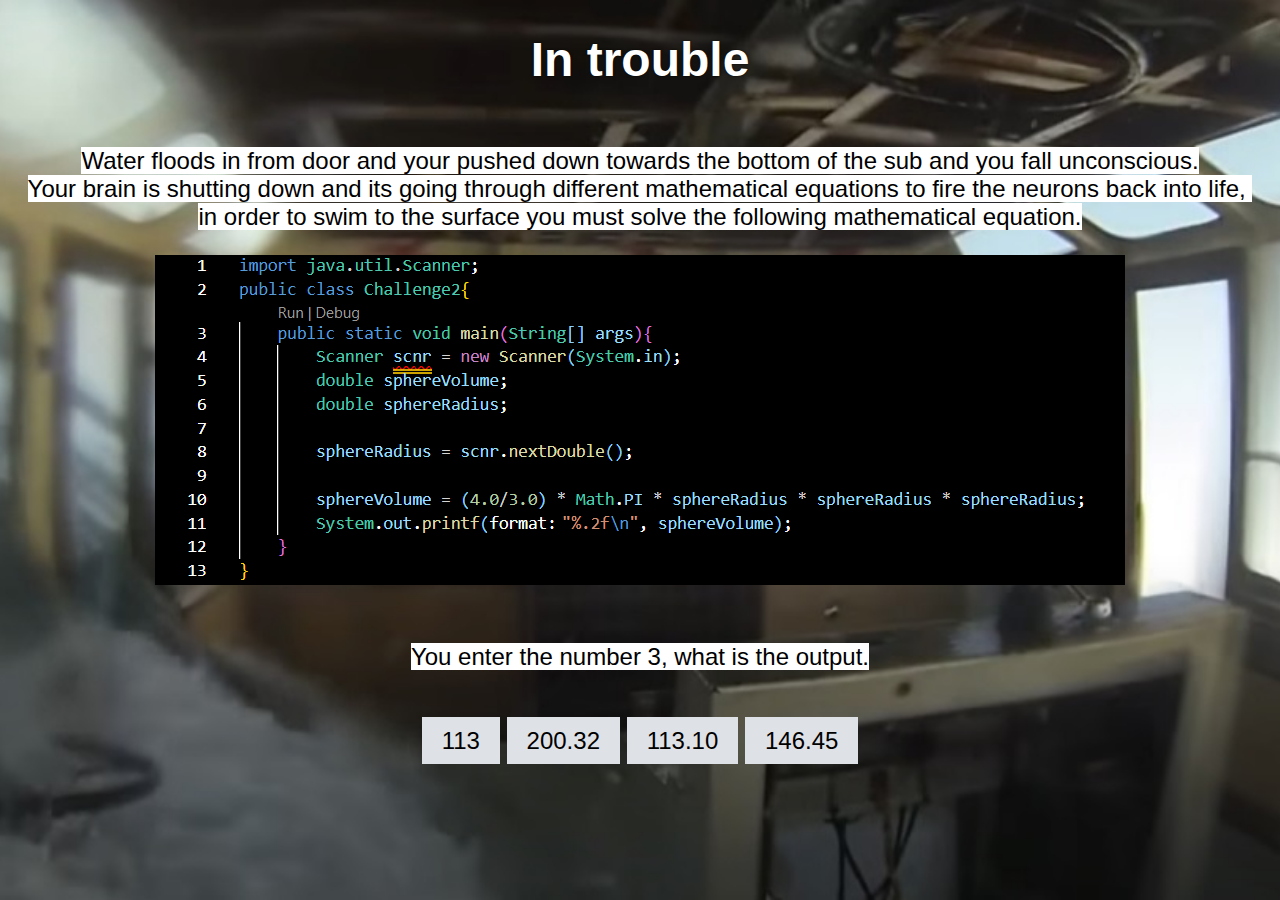
<file: DoorChallenge/Challenge2.html>
<!DOCTYPE html>
<html lang="en">
    <link rel="Stylesheet" href="Challenge2Style.css">
    <head>
        <title>In trouble</title>
        <h1 div="title">
            In trouble
        </h1>
    </head>
    <body>
        <pre class = "text"><span>
Water floods in from door and your pushed down towards the bottom of the sub and you fall unconscious.
Your brain is shutting down and its going through different mathematical equations to fire the neurons back into life, 
in order to swim to the surface you must solve the following mathematical equation.
</span></pre>
        <img class="challenge2" id="challenge2Img" src="../Images/challenge2new.png" alt="">
        <p id="answer">
            <br> <span>You enter the number 3, what is the output.</span>
            <br>
            <br>
            <br>
            <a id="answerOptions" href="../YouDied/wrongAnswer.html">113</a>
            <a id="answerOptions" href="../YouDied/wrongAnswer.html">200.32</a>
            <a id="answerOptions" href="../DoorChallenge/wellDonePage.html">113.10</a>
            <a id="answerOptions" href="../YouDied/wrongAnswer.html">146.45</a>
        </p>
        <br>
        <br>
        <br>
    </body>
</html>
</file>
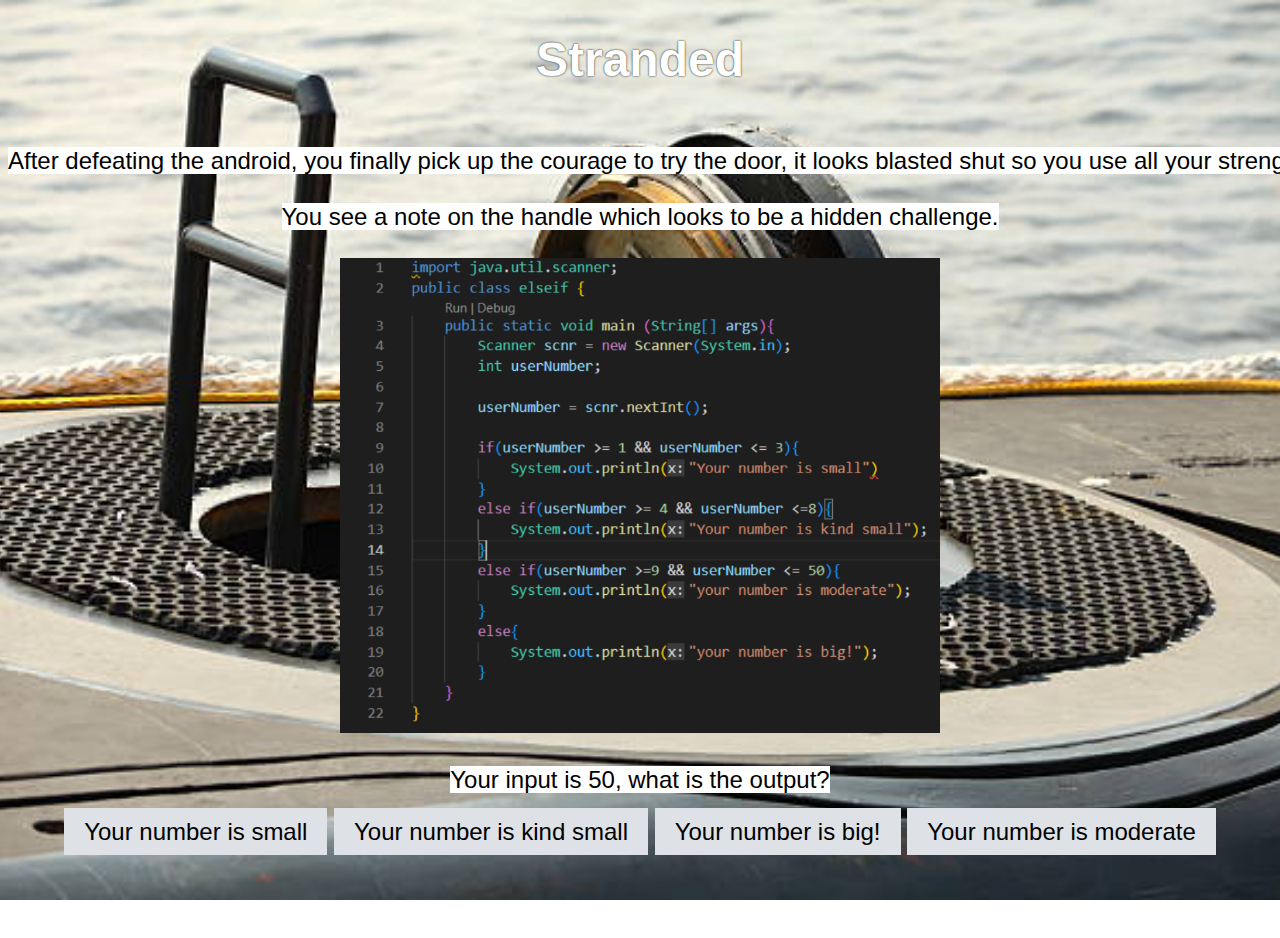
<file: DoorChallenge/OpenDoors.html>
<!DOCTYPE html>
<html lang="en">
    <link rel="Stylesheet" href="OpenDoorsStyle.css">
<head>
<title>Locked</title>
<h1 div="title">
    Stranded
</h1>
</head>
<body>
    <pre class="text"><span>
After defeating the android, you finally pick up the courage to try the door, it looks blasted shut so you use all your strength.

You see a note on the handle which looks to be a hidden challenge.
</span></pre>
    <img class="OpenDoorsImage" id="openDoorsImg" src="../Images/OpendoorsChallenge.png" alt="Open the doors" width="600px">
    <p id="userAnswer">
        <p class="text1"><span>Your input is 50, what is the output? </span></p>
    </p>
    <a class="answer" href="../YouDied/wrongAnswer.html">Your number is small</a>
    <a class="answer" href="../YouDied/wrongAnswer.html">Your number is kind small</a>
    <a class="answer" href="../YouDied/wrongAnswer.html">Your number is big!</a>
    <a class="answer" href="../DoorChallenge/Challenge2.html">Your number is moderate</a>
<br>
<br>
<br>
<br>
</body>

</html>
</file>
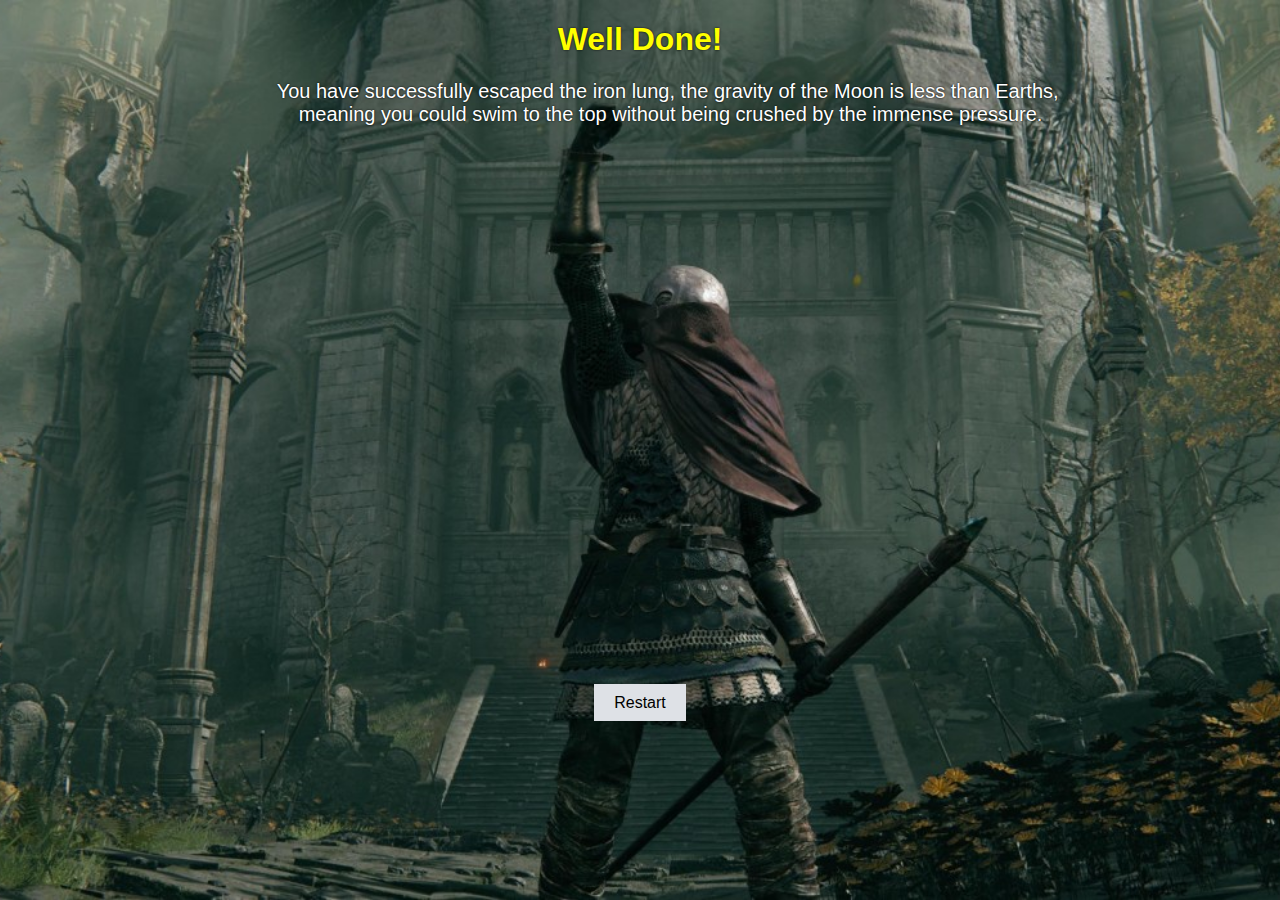
<file: DoorChallenge/wellDonePage.html>
<!DOCTYPE html>
<html lang="en">
    <link rel="Stylesheet" href= "wellDonePageStyle.css">
    <head>
        <title>Well Done!</title>
        <h1 div="title"> Well Done!</h1>
    </head>
    <body>
        <pre class = "text">
          You have successfully escaped the iron lung, the gravity of the Moon is less than Earths,
           meaning you could swim to the top without being crushed by the immense pressure.
        </pre>
        <div class="relative">
        <a class="restart" href="../index.html">Restart</a>
        </div>
    </body>
</html>
</file>
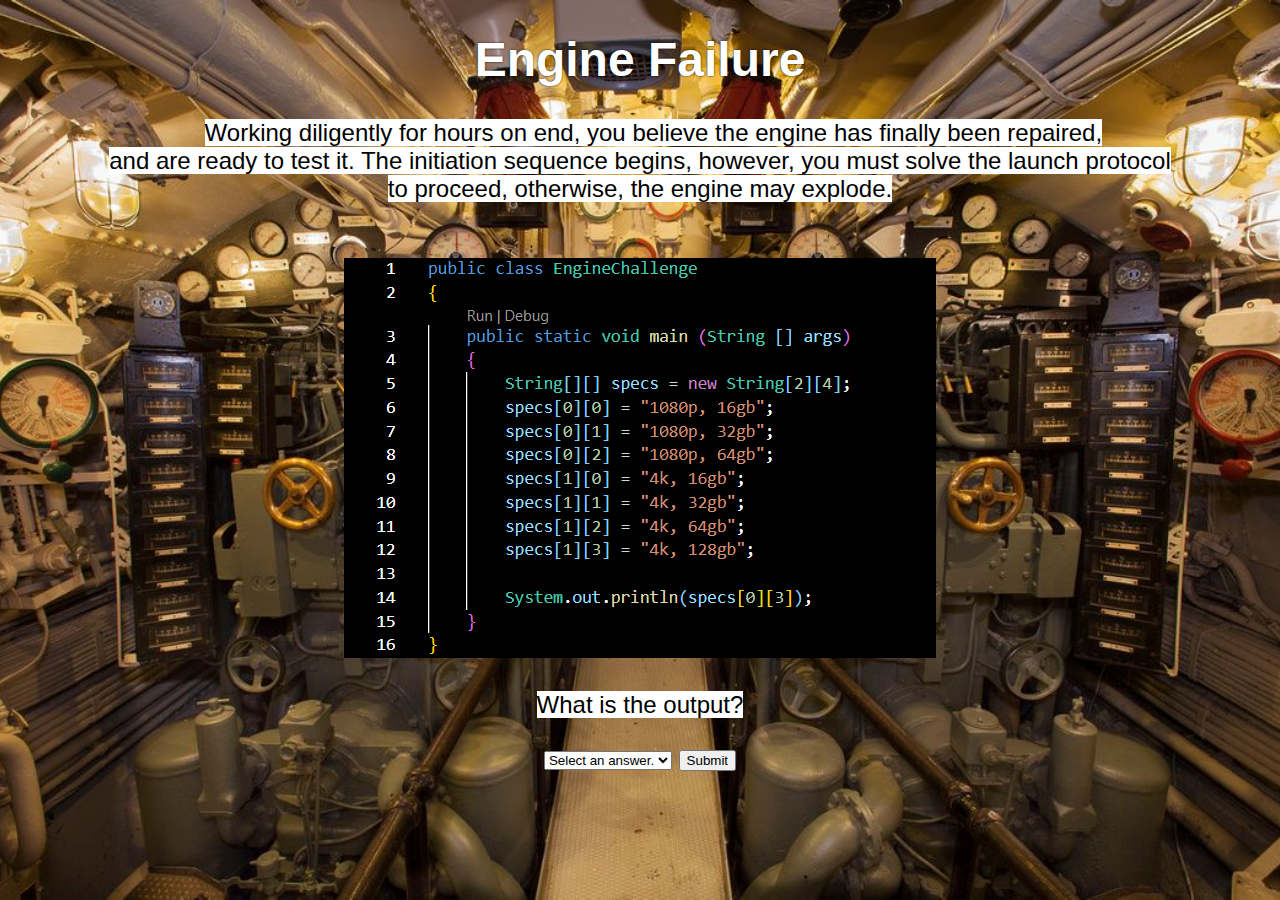
<file: EngineChallenge/EngineChallenge.html>
<!DOCTYPE html>
<html lang="en">
    <link rel="Stylesheet" href= "EngineChallengeStyle.css">
    <script src="EngineChallenge.js"></script>
<head>
<title>Engine Failure</title>
<h1 div="title">
    Engine Failure
</h1>
</head>
<body>
    <pre class ="text">
    <span>Working diligently for hours on end, you believe the engine has finally been repaired,
and are ready to test it. The initiation sequence begins, however, you must solve the launch protocol
to proceed, otherwise, the engine may explode.</span>
    </pre>
    <img class="repairEngineImage" id="RepairEnginesImg" src="../Images/EngineChallenge.png" alt="Engine Challenge" >
    <p id="userAnswer">
        <p class=  "text1"><span>What is the output?</span></p>
    </p>
    <form id="inputForm" name="answerForm" action="../YouDied/wrongAnswer.html">
        <select id="userChoice" name="userOption">
            <option value ="0">Select an answer.</option>
            <option value ="1">1080p, 64gb</option>
            <option value ="2">Null</option>
            <option value ="3">4k,64gb</option>
        </select>
        <button id="submitButton" onclick="return getAnswer()">Submit</button>
    </form>
    <a href="#" class="nextPage" id="nextPage"></a>
    <br>
    <br>
    <br>
</body>

</html>
</file>
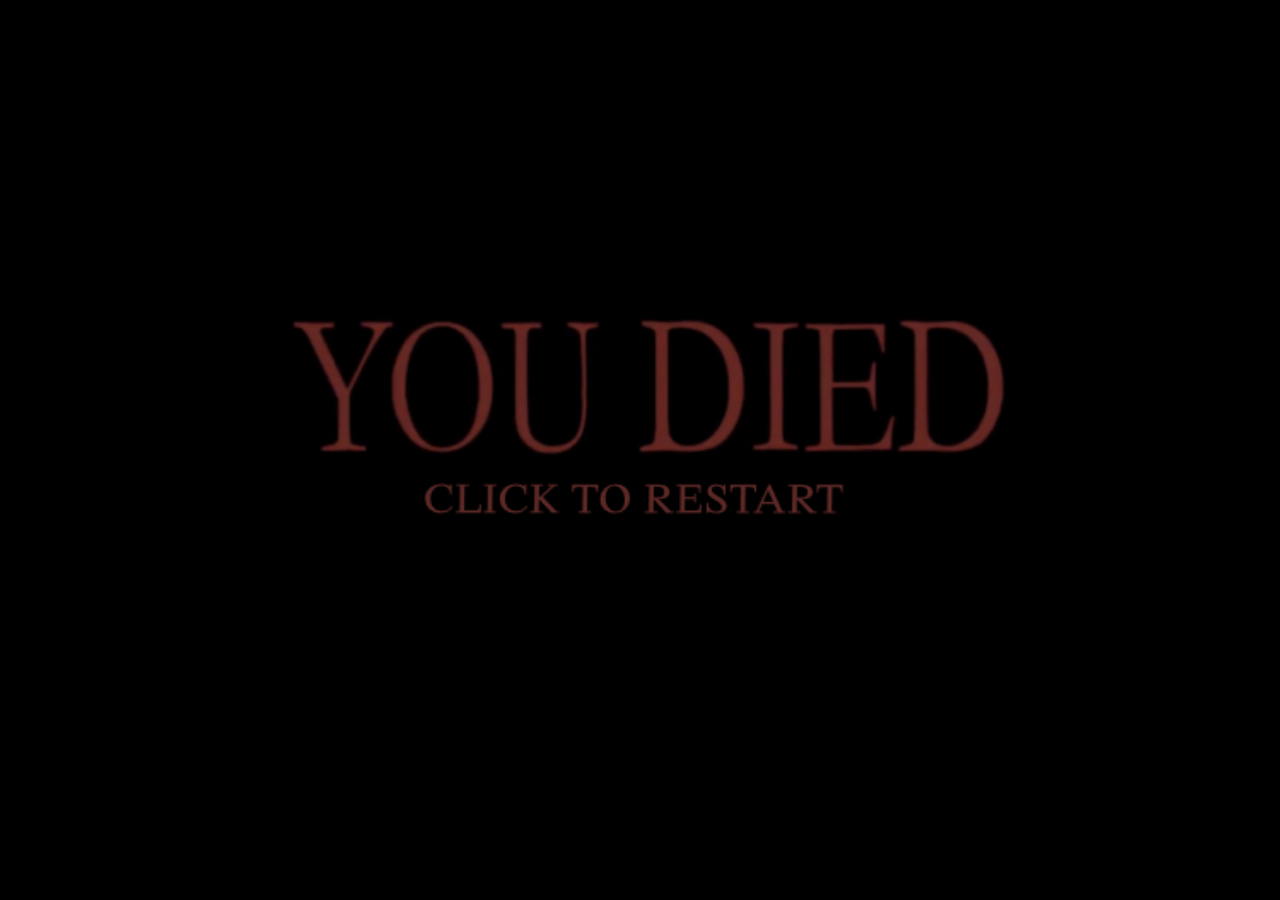
<file: YouDied/wrongAnswer.html>
<!DOCTYPE html>
<html lang="en">

    <head>
        <link rel="stylesheet" href="youdied.css">
        <title>Game over</title>

    </head>

    <body>
        <a id="link" href="../index.html"><img src="../Images/YOUDIED.jpg" alt=""></a>
    </body>

</html>
</file>
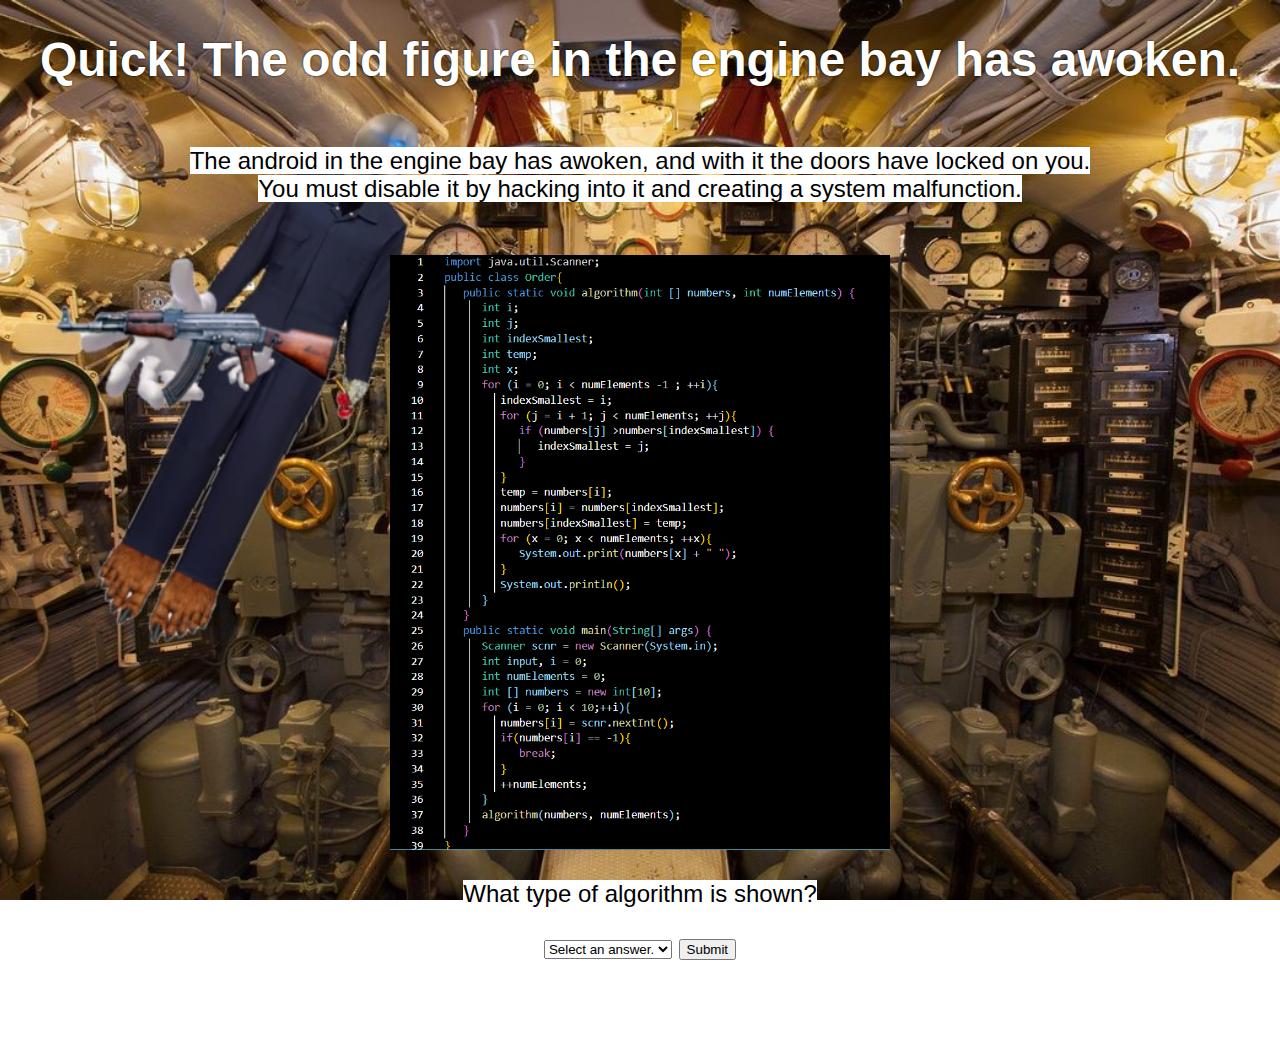
<file: EngineChallenge/EngineChallenge2/EngineChallenge2.html>
<!DOCTYPE html>
<html lang="en">
    <link rel="stylesheet" href="EngineChallenge2Style.css">
    <script src="EngineChallenge2.js"></script>
<head>
<title>fight</title>
<h1 class="h1Text">
    Quick! The odd figure in the engine bay has awoken.
</h1>
</head>
<body>
    <pre class ="text"><span>
The android in the engine bay has awoken, and with it the doors have locked on you.
You must disable it by hacking into it and creating a system malfunction.
</span></pre>
    <br>
    <img class="RepairEngineImage2" id="RepairEnginesImg2" src="../../Images/EngineChallenge2.png" alt="Engine Challenge 2" width="500px">
    <video id="chon" width=35% controls hidden>
        <source src="../../Videos/CHON.mp4" type="video/mp4">  
    </video>
    <p id="userAnswer2">
        <p class="text1"><span>What type of algorithm is shown? </span></p>
    </p> 
    <form id="inputForm" name="answerForm" action="../../YouDied/wrongAnswer.html">
        <select id="userChoice" name="userOption">
            <option value ="0">Select an answer.</option>
            <option value ="1">A binary search</option>
            <option value ="2">An insertion sort</option>
            <option value ="3">A selection sort</option>
            <option value ="4">A linear search</option>
        </select>
        <button id="submitButton" onclick="return getAnswer()">Submit</button>
    </form>
    <a href="#" class="nextPage" id="nextPage"></a>
    <br>
    <br>
    <br>
</body>
</html>
</file>
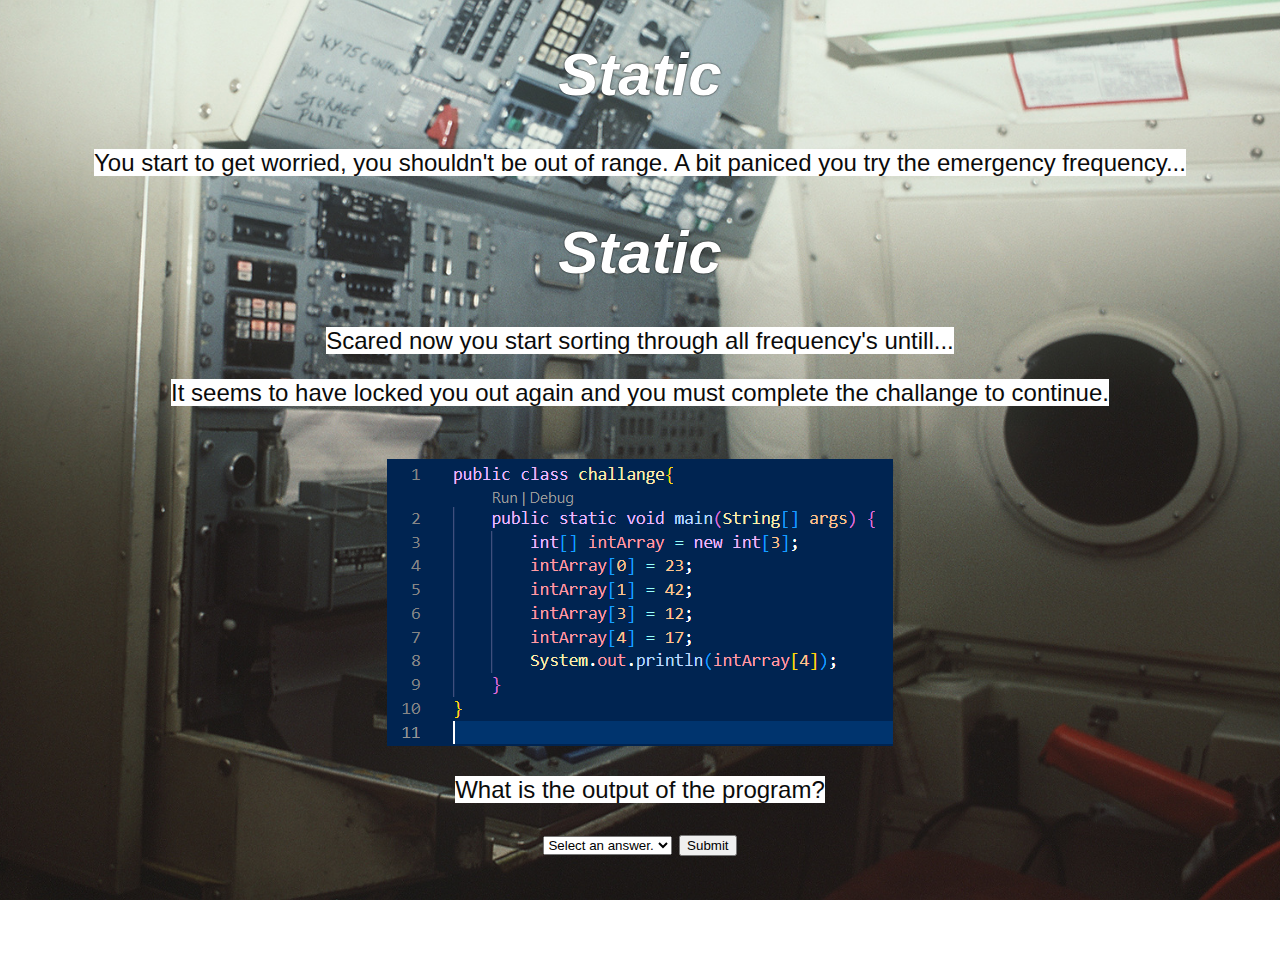
<file: RadioChallenge/Challenge2/challenge2.html>
<!DOCTYPE html>
<html lang="en">
    <link rel="stylesheet" href="challenge-2-Style.css">
    <script src="challenge2.js"></script>
    <head>
        <title>Static</title>
        <h1 id="firsttext" class="firstText">
            <i>Static</i>
        </h1>
    </head>
    <body>
        <div class="promtText">
            <p id="pText1">
                <span>You start to get worried, you shouldn't be out of range. A bit paniced you try the emergency frequency...     </span>
            
            <h1><i>Static</i></h1>
            </p>
            <p id="pText1">
                <span>Scared now you start sorting through all frequency's untill...</span>
            </p>
        </div>
        <p id="promptText" class="promtText2">
            <span>It seems to have locked you out again and you must complete the challange to continue.</span>
            
        </p>
        <br>
        <img id="challengeIMG" src="../../Images/radioChallenge2.png" alt="">
        <br>
        <p id="promptText2" class="promtText3">
            <span>What is the output of the program?</span>
        </p> 
        <form id="inputForm" name="answerForm" action="../../YouDied/wrongAnswer.html">
            <select id="userChoice" name="userOption">
                <option value="select">Select an answer.</option>
                <option value="17">17</option>
                <option value="Error">Error</option>
                <option value="no-output">no output</option>
                <option value="none">none of the above</option>
            </select>
            <button id="submitButton" onclick="return getAnswer()">Submit</button>
        </form>
        <p id="correctText" class="correctText" hidden>
            <span>After you input your answer the radio blows up. Disheartened you leave the front of the ship and go into the engine room.          </span>
        </p>
        <br>
        <a href="#" class="nextPage" id="nextPage"></a>
        <br>
        <br><br>
        
        

    </body>
</html>
</file>
<file: DoorChallenge/Challenge2Style.css>
h1
{
    color: white;
    font-size: 200%;
    text-shadow: 0px 0px 2px black;
}
body
{
    font-size: x-large;
    color: black;
    font-family: Helvetica;
    text-align: center;
    background: url(../Images/DoorsBackground2.jpg) no-repeat center center fixed;
    -webkit-background-size: cover;
    -moz-background-size: cover;
    -o-background-size: cover;
    background-size: cover;
}
.text
{
    font-family: Helvetica;
}
.answer {
    font-family: Helvetica;
    background-color: rgba(222,225,230,255);
    color: black;
    padding: 10px 20px;
    text-decoration: none;
}
.OpenDoorsImage
{
    size-adjust: 50%;
    padding: 3px 3px;
}

#answerOptions{
    font-family: Helvetica;
    background-color: rgba(222,225,230,255);
    color: black;
    padding: 10px 20px;
    text-decoration: none;
}
span{
    background-color: white;
}
</file>
<file: DoorChallenge/OpenDoorsStyle.css>
h1
{
    color: white;
    font-size: 200%;
    text-shadow: 0px 0px 2px black;
}
body
{
    font-size: x-large;
    color: black;
    font-family: Helvetica;
    text-align: center;
    background: url(../Images/subHatch.jpg) no-repeat center center fixed;
    -webkit-background-size: cover;
    -moz-background-size: cover;
    -o-background-size: cover;
    background-size: cover;
}
.text
{
    font-family: Helvetica;
}
.text1
{
    font-family: Helvetica;
}
.answer {
    font-family: Helvetica;
    background-color: rgba(222,225,230,255);
    color: black;
    padding: 10px 20px;
    text-decoration: none;
}
.OpenDoorsImage
{
    size-adjust: 50%;
    padding: 3px 3px;
}
span{
    background-color: white;
}
</file>
<file: DoorChallenge/wellDonePageStyle.css>
h1
{
    color: yellow;
    font-size: 200%;
    text-shadow: 0px 0px 2px black;
}
body
{
    color: white;
    font-family: Helvetica;
    text-align: center;
    background: url(../Images/WellDoneBackground.jpg)  no-repeat center center fixed;
    -webkit-background-size: cover;
    -moz-background-size: cover;
    -o-background-size: cover;
    background-size: cover;
}
.text
{
    font-size: x-large;
    font-family: Helvetica;
    font-size: 125%;
    text-shadow: 0px 0px 2px black;
}
div.relative 
{
    position: relative;
    top: 525px;
}
.restart
{
    font-family: Helvetica;
    background-color: rgba(222,225,230,255);
    color: black;
    padding: 10px 20px;
    text-decoration: none;
}
</file>
<file: EngineChallenge/EngineChallengeStyle.css>
.nextPageLink {
    align-items: center;
    font: bold 11px Arial;
    text-decoration: none;
    background-color: rgba(222,225,230,255);
    color: #333333;
    padding: 2px 6px 2px 6px;
    border-top: 1px solid #CCCCCC;
    border-right: 1px solid #333333;
    border-bottom: 1px solid #333333;
    border-left: 1px solid #CCCCCC;
}
h1
{
    color: white;
    font-size: 200%;
    text-shadow: 0px 0px 2px black;
}
body
{
    font-size: x-large;
    color: black;
    font-family: Helvetica;
    text-align: center;
    background: url(../Images/EngineBackground.jpg) no-repeat center center fixed;
    -webkit-background-size: cover;
    -moz-background-size: cover;
    -o-background-size: cover;
    background-size: cover;
}
.text
{
    font-family: Helvetica;
    
}
.text1
{
    font-family: Helvetica;
     
}
.repairEngineImage
{
    size-adjust: 50%;
    padding: 3px 3px;
}
input[type=submit]{
    padding: 1em;
}
span{
    background-color: white;
}
</file>
<file: YouDied/youdied.css>
body{
    background-color: black;
    background-repeat: no-repeat;
    background-position: center;
}
img{
    width: 100%;
}
</file>
<file: EngineChallenge/EngineChallenge2/EngineChallenge2Style.css>
.nextPageLink {
    align-items: center;
    font: bold 11px Arial;
    text-decoration: none;
    background-color: rgba(222,225,230,255);
    color: #333333;
    padding: 2px 6px 2px 6px;
    border-top: 1px solid #CCCCCC;
    border-right: 1px solid #333333;
    border-bottom: 1px solid #333333;
    border-left: 1px solid #CCCCCC;
}
h1
{
    color: white;
    font-size: 200%;
    text-shadow: 0px 0px 2px black;
}
body
{
    font-size: x-large;
    color: black;
    font-family: Helvetica;
    text-align: center;
    background: url(../../Images/EngineBackground2.jpg)  no-repeat center center fixed;
    -webkit-background-size: cover;
    -moz-background-size: cover;
    -o-background-size: cover;
    background-size: cover;
}
.text
{
    font-family: Helvetica;   
}
.repairEngineImage2
{
    size-adjust: 50%;
    padding: 3px 3px;
}
input[type=submit]{
    padding: 1em;
}
span{
    background-color: white;
}
</file>
<file: RadioChallenge/Challenge2/challenge-2-Style.css>
.nextPageLink {
    align-items: center;
    font: bold 11px Arial;
    text-decoration: none;
    background-color: rgba(222,225,230,255);
    color: #333333;
    padding: 10px 20px 10px 20px;
    border-top: 1px solid #CCCCCC;
    border-right: 1px solid #333333;
    border-bottom: 1px solid #333333;
    border-left: 1px solid #CCCCCC;
}
h1{
    color: white;
    font-size: 250%;
    text-shadow: 0px 0px 2px black;
}
body{
    font-size: x-large;
    color: rgb(11, 11, 11);
    font-family: Helvetica;
    text-align: center;
    background: url(../../Images/radiobackground.jpg) no-repeat center center fixed;
    -webkit-background-size: cover;
    -moz-background-size: cover;
    -o-background-size: cover;
    background-size: cover;
}
.challengeImage{
    size-adjust: 50%;
    padding: 3px 3px;
}
input[type=number]{
    width: 10%;
    box-sizing: border-box;
    padding: 1em;
}
input[type=submit]{
    padding: 1em;
}
span{
    background-color: white;
}
</file>
